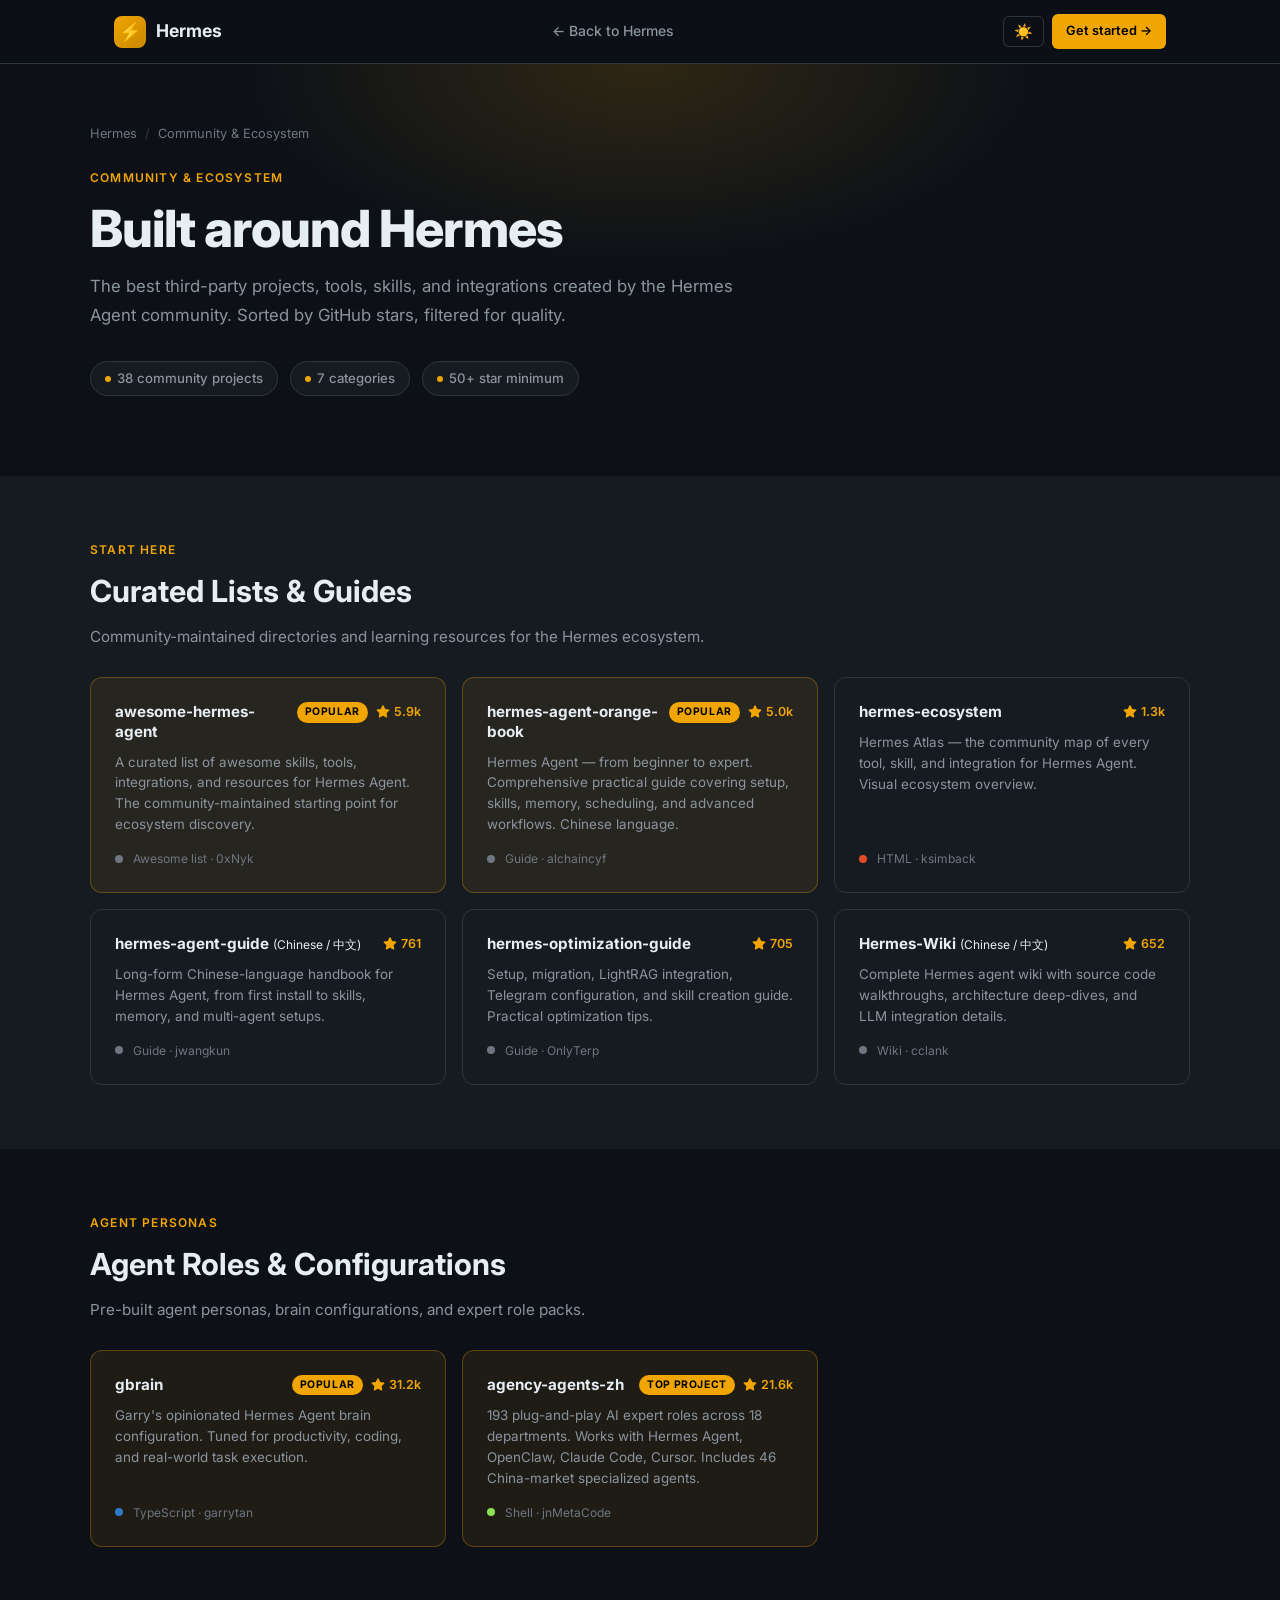
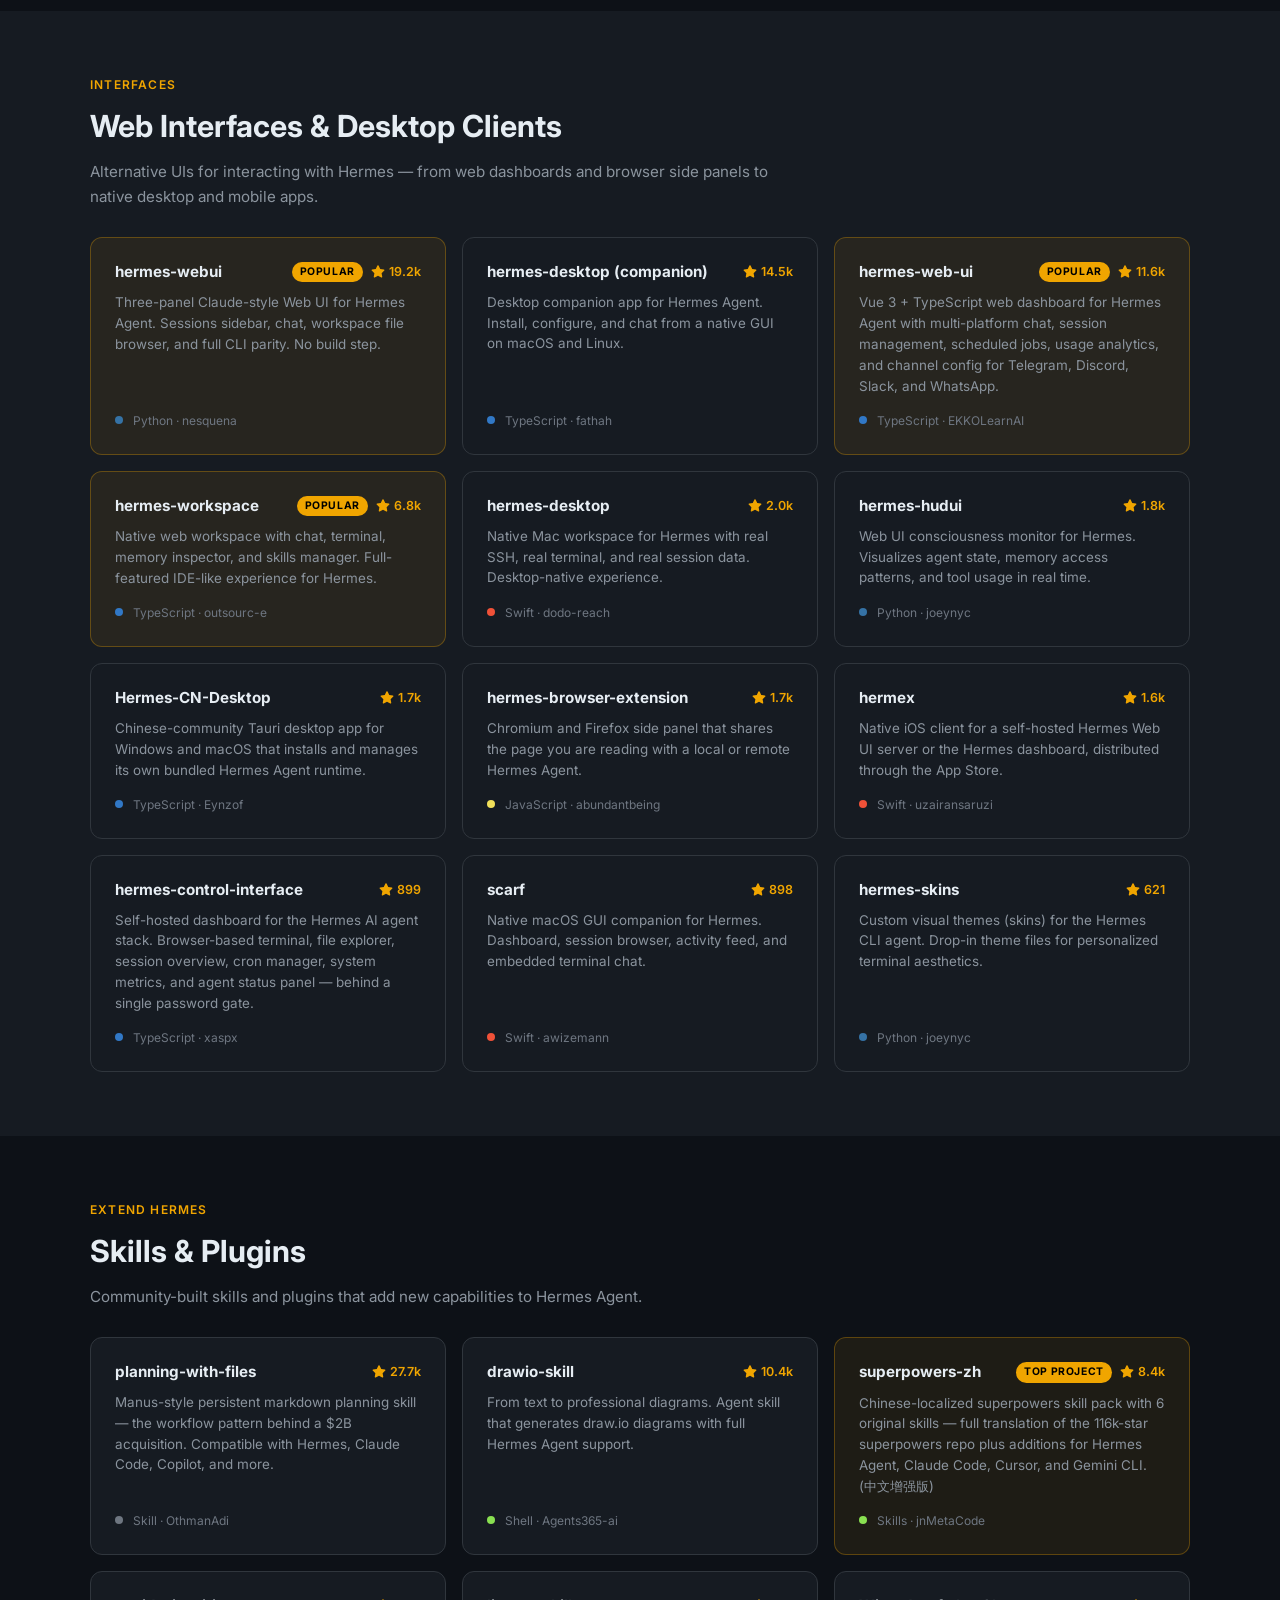
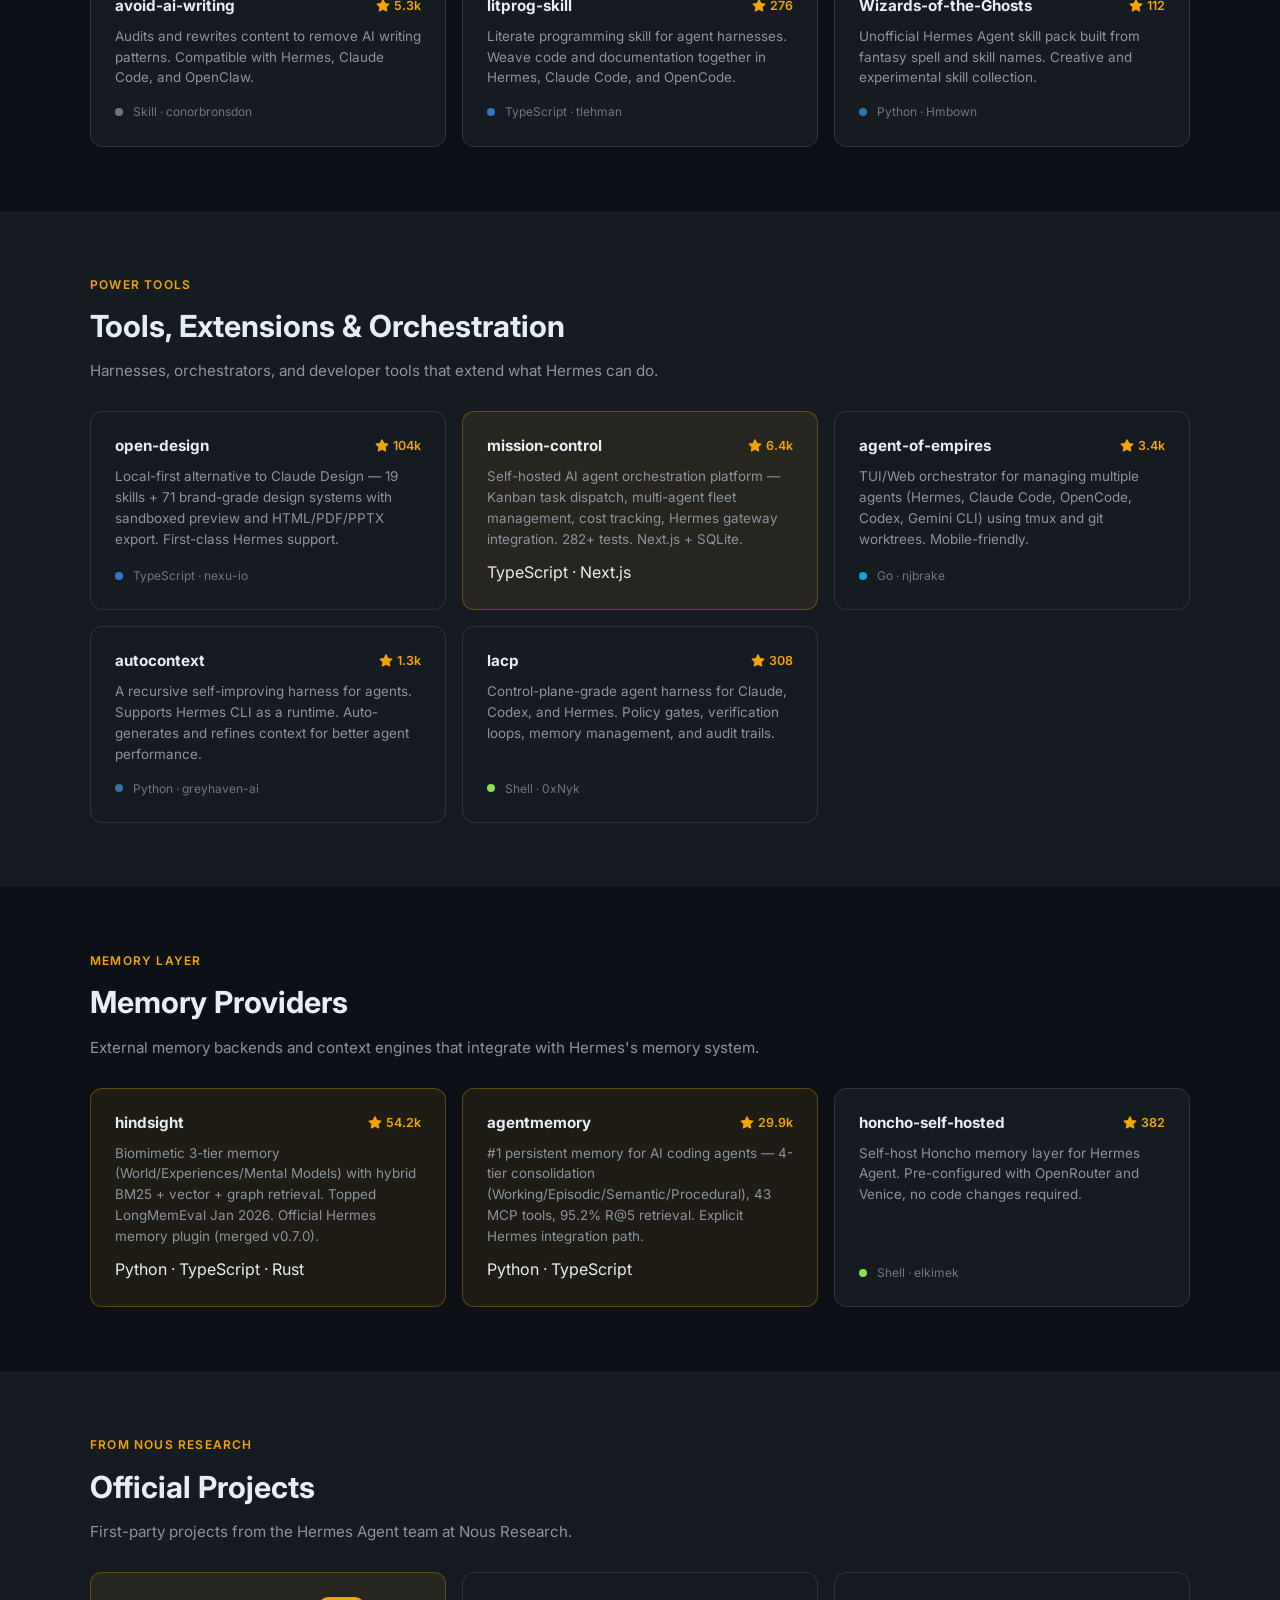
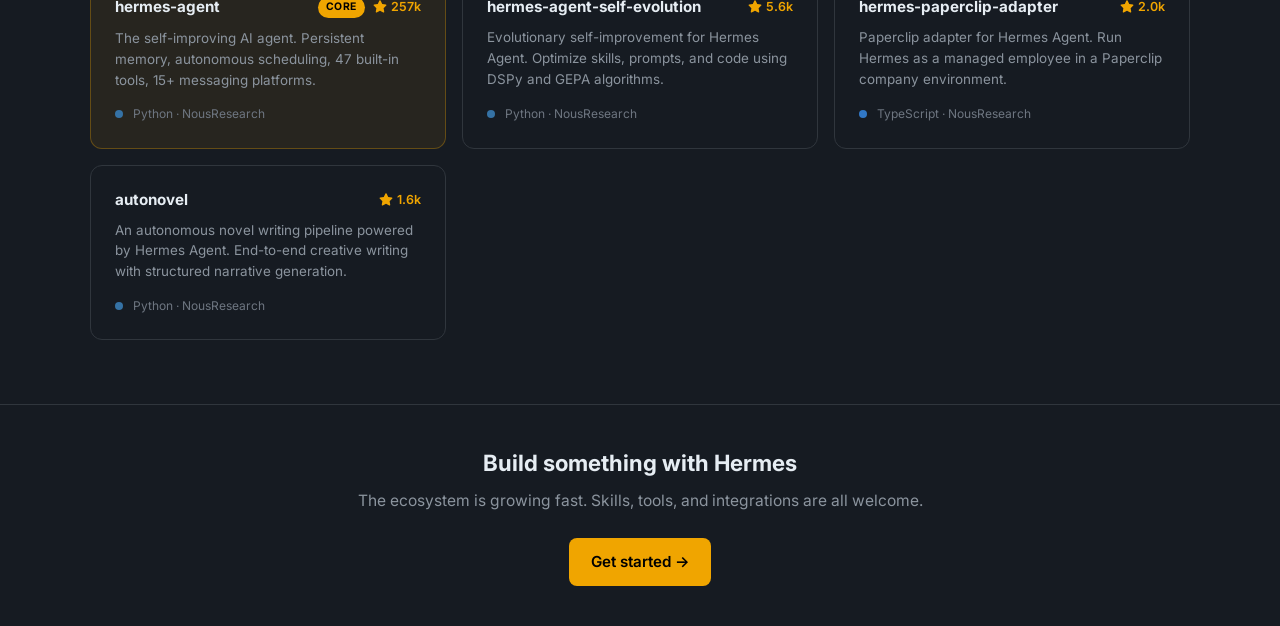
<file: community/index.html>
<!DOCTYPE html>
<html lang="en" data-theme="dark">
<head>
  <script>
    // Canonical URL: strip trailing index.html so links always show the clean path
    (function(){
      var p = window.location.pathname;
      if (p.endsWith('/index.html')) {
        var clean = p.slice(0, p.length - 'index.html'.length);
        window.history.replaceState(null, '', clean + window.location.search + window.location.hash);
      }
    })();
  </script>
  <meta charset="UTF-8" />
  <meta name="viewport" content="width=device-width, initial-scale=1.0" />
  <title>Hermes Ecosystem — Community Projects &amp; Tools</title>
  <meta name="description" content="The best third-party projects, tools, skills, and integrations built around Hermes Agent by the open-source community." />
  <meta property="og:title" content="Hermes Ecosystem — Community Projects & Tools" />
  <meta property="og:description" content="The best third-party projects, tools, skills, and integrations built around Hermes Agent." />
  <meta property="og:type" content="website" />
  <link rel="icon" type="image/svg+xml" href="/favicon.svg" />
  <link rel="icon" type="image/png" sizes="32x32" href="/favicon-32.png" />
  <link rel="icon" type="image/png" sizes="192x192" href="/favicon-192.png" />
  <link rel="shortcut icon" href="/favicon.ico" />
  <link rel="apple-touch-icon" sizes="512x512" href="/apple-touch-icon.png" />
  <link rel="preconnect" href="https://fonts.googleapis.com" />
  <link rel="preconnect" href="https://fonts.gstatic.com" crossorigin />
  <link href="https://fonts.googleapis.com/css2?family=Inter:wght@300;400;500;600;700;800&family=JetBrains+Mono:wght@400;500&display=swap" rel="stylesheet" />
  <style>
    :root {
      --bg-primary: #0d1117;
      --bg-secondary: #161b22;
      --bg-tertiary: #21262d;
      --bg-card: #161b22;
      --bg-card-hover: #1c2128;
      --border: #30363d;
      --border-hover: #484f58;
      --text-primary: #e6edf3;
      --text-secondary: #8b949e;
      --text-muted: #6e7681;
      --accent: #f0a500;
      --accent-dim: #c88800;
      --accent-glow: rgba(240,165,0,0.15);
      --accent-subtle: rgba(240,165,0,0.08);
      --green: #3fb950;
      --red: #f85149;
      --blue: #58a6ff;
      --purple: #bc8cff;
      --nav-height: 64px;
      --radius: 8px;
      --radius-lg: 12px;
      --shadow: 0 1px 3px rgba(0,0,0,0.4),0 4px 16px rgba(0,0,0,0.3);
    }
    [data-theme="light"] {
      --bg-primary: #ffffff;
      --bg-secondary: #f6f8fa;
      --bg-tertiary: #eaeef2;
      --bg-card: #ffffff;
      --bg-card-hover: #f6f8fa;
      --border: #d0d7de;
      --border-hover: #9198a1;
      --text-primary: #1f2328;
      --text-secondary: #656d76;
      --text-muted: #9198a1;
      --accent: #c07800;
      --accent-dim: #a06000;
      --accent-glow: rgba(192,120,0,0.12);
      --accent-subtle: rgba(192,120,0,0.06);
      --green: #1a7f37;
      --red: #cf222e;
      --blue: #0969da;
      --purple: #7c3aed;
      --shadow: 0 1px 3px rgba(0,0,0,0.1),0 4px 16px rgba(0,0,0,0.06);
    }
    *,*::before,*::after{box-sizing:border-box;margin:0;padding:0}
    html{scroll-behavior:smooth;font-size:16px;overflow-x:hidden}
    body{font-family:'Inter',-apple-system,BlinkMacSystemFont,'Segoe UI',sans-serif;background:var(--bg-primary);color:var(--text-primary);line-height:1.6;transition:background 0.2s,color 0.2s;-webkit-font-smoothing:antialiased}
    a{color:var(--accent);text-decoration:none;transition:color 0.15s}
    a:hover{color:var(--accent-dim)}
    ::-webkit-scrollbar{width:6px;height:6px}
    ::-webkit-scrollbar-track{background:var(--bg-secondary)}
    ::-webkit-scrollbar-thumb{background:var(--border);border-radius:3px}

    /* Nav */
    #nav{position:fixed;top:0;left:0;right:0;height:var(--nav-height);background:rgba(13,17,23,0.92);backdrop-filter:blur(12px);-webkit-backdrop-filter:blur(12px);border-bottom:1px solid var(--border);z-index:1000}
    [data-theme="light"] #nav{background:rgba(255,255,255,0.92)}
    .nav-inner{max-width:1100px;margin:0 auto;padding:0 24px;height:100%;display:flex;align-items:center;justify-content:space-between;gap:16px}
    .nav-logo{display:flex;align-items:center;gap:10px;font-weight:700;font-size:1.1rem;color:var(--text-primary);text-decoration:none;flex-shrink:0}
    .nav-logo-icon{width:32px;height:32px;background:linear-gradient(135deg,var(--accent),var(--accent-dim));border-radius:8px;display:flex;align-items:center;justify-content:center;font-size:18px;line-height:1}
    .nav-back{display:flex;align-items:center;gap:6px;color:var(--text-secondary);font-size:0.875rem;font-weight:500;padding:6px 12px;border-radius:6px;transition:color 0.15s,background 0.15s;text-decoration:none}
    .nav-back:hover{color:var(--text-primary);background:var(--bg-tertiary)}
    .btn-theme{background:none;border:1px solid var(--border);color:var(--text-secondary);cursor:pointer;padding:7px 10px;border-radius:6px;font-size:15px;line-height:1;transition:border-color 0.15s,color 0.15s,background 0.15s}
    .btn-theme:hover{border-color:var(--border-hover);color:var(--text-primary);background:var(--bg-tertiary)}
    .hamburger{display:none;flex-direction:column;gap:5px;cursor:pointer;padding:6px;border:1px solid var(--border);border-radius:6px;background:none;transition:border-color 0.15s;flex-shrink:0}
    .hamburger:hover{border-color:var(--border-hover)}
    .hamburger span{display:block;width:20px;height:2px;background:var(--text-secondary);border-radius:2px;transition:transform 0.2s,opacity 0.2s}
    .hamburger.open span:nth-child(1){transform:translateY(7px) rotate(45deg)}
    .hamburger.open span:nth-child(2){opacity:0}
    .hamburger.open span:nth-child(3){transform:translateY(-7px) rotate(-45deg)}
    #community-mobile-menu{display:none;position:fixed;top:var(--nav-height);left:0;right:0;background:var(--bg-secondary);border-bottom:1px solid var(--border);padding:16px 24px;z-index:999;flex-direction:column;gap:4px}
    #community-mobile-menu.open{display:flex}
    #community-mobile-menu a{color:var(--text-secondary);font-size:0.95rem;font-weight:500;padding:10px 12px;border-radius:6px;transition:color 0.15s,background 0.15s;text-decoration:none}
    #community-mobile-menu a:hover{color:var(--text-primary);background:var(--bg-tertiary)}
    .btn-cta{background:var(--accent);color:#000;font-size:0.8rem;font-weight:600;padding:7px 14px;border-radius:6px;border:none;cursor:pointer;text-decoration:none;display:inline-block;transition:background 0.15s,transform 0.1s;white-space:nowrap}
    .btn-cta:hover{background:var(--accent-dim);color:#000;transform:translateY(-1px)}

    /* Layout */
    main{padding-top:var(--nav-height)}
    .hero{padding:60px 24px 48px;background:var(--bg-primary);position:relative;overflow:hidden}
    .hero::before{content:'';position:absolute;top:-200px;left:50%;transform:translateX(-50%);width:800px;height:400px;background:radial-gradient(ellipse at center,var(--accent-glow) 0%,transparent 70%);pointer-events:none}
    .container{max-width:1100px;margin:0 auto;position:relative}
    .section{padding:64px 24px}
    .section-alt{background:var(--bg-secondary)}

    /* Breadcrumb */
    .breadcrumb{display:flex;align-items:center;gap:8px;font-size:0.8rem;color:var(--text-muted);margin-bottom:24px;flex-wrap:wrap}
    .breadcrumb a{color:var(--text-muted)}
    .breadcrumb a:hover{color:var(--accent)}
    .breadcrumb-sep{opacity:0.4}

    /* Hero content */
    .page-label{font-size:0.75rem;font-weight:600;letter-spacing:0.1em;text-transform:uppercase;color:var(--accent);margin-bottom:12px}
    .page-title{font-size:clamp(2rem,5vw,3.2rem);font-weight:800;line-height:1.1;letter-spacing:-0.02em;margin-bottom:16px}
    .page-sub{font-size:1.05rem;color:var(--text-secondary);max-width:680px;line-height:1.7;margin-bottom:32px}

    /* Stats bar */
    .stats-bar{display:flex;flex-wrap:wrap;gap:12px;margin-bottom:32px}
    .stat-pill{display:inline-flex;align-items:center;gap:6px;background:var(--bg-secondary);border:1px solid var(--border);color:var(--text-secondary);font-size:0.825rem;font-weight:500;padding:6px 14px;border-radius:100px}
    .stat-pill .dot{width:6px;height:6px;background:var(--accent);border-radius:50%;flex-shrink:0}

    /* Category sections */
    .cat-label{font-size:0.75rem;font-weight:600;letter-spacing:0.1em;text-transform:uppercase;color:var(--accent);margin-bottom:8px}
    .cat-title{font-size:clamp(1.4rem,3vw,1.9rem);font-weight:700;margin-bottom:8px;color:var(--text-primary)}
    .cat-desc{font-size:0.95rem;color:var(--text-secondary);max-width:680px;line-height:1.65;margin-bottom:28px}

    /* Project cards */
    .project-grid{display:grid;grid-template-columns:repeat(3,minmax(0,1fr));gap:16px;margin-bottom:0}
    .project-grid > *{min-width:0}
    .project-card{background:var(--bg-card);border:1px solid var(--border);border-radius:var(--radius-lg);padding:24px;display:flex;flex-direction:column;gap:10px;transition:border-color 0.2s,transform 0.15s,background 0.2s;text-decoration:none;color:inherit}
    .project-card:hover{border-color:var(--accent);transform:translateY(-3px);background:var(--bg-card-hover);color:inherit}
    .project-header{display:flex;align-items:flex-start;justify-content:space-between;gap:8px}
    .project-name{font-size:0.95rem;font-weight:700;color:var(--text-primary);line-height:1.3;word-break:break-word;min-width:0;flex:1}
    .project-stars{display:inline-flex;align-items:center;gap:4px;font-size:0.78rem;font-weight:600;color:var(--accent);white-space:nowrap;flex-shrink:0}
    .project-stars svg{width:14px;height:14px;fill:var(--accent)}
    .project-desc{font-size:0.84rem;color:var(--text-secondary);line-height:1.55;flex:1}
    .project-meta{display:flex;align-items:center;gap:10px;font-size:0.75rem;color:var(--text-muted);margin-top:auto;padding-top:4px}
    .lang-dot{width:8px;height:8px;border-radius:50%;flex-shrink:0}
    .lang-python{background:#3572A5}
    .lang-ts{background:#3178c6}
    .lang-js{background:#f1e05a}
    .lang-swift{background:#F05138}
    .lang-shell{background:#89e051}
    .lang-html{background:#e34c26}
    .lang-go{background:#00ADD8}
    .lang-rust{background:#dea584}
    .lang-makefile{background:#427819}
    .lang-docs{background:var(--text-muted)}

    /* Featured card (wider) */
    .project-card.featured{border-color:rgba(240,165,0,0.3);background:var(--accent-subtle)}
    .project-card.featured:hover{border-color:var(--accent)}
    .featured-badge{font-size:0.65rem;font-weight:700;letter-spacing:0.06em;text-transform:uppercase;background:var(--accent);color:#000;padding:2px 8px;border-radius:100px;flex-shrink:0}

    /* CTA footer */
    .cta-strip{background:var(--bg-secondary);border-top:1px solid var(--border);padding:40px 24px;text-align:center}
    .cta-strip h2{font-size:1.4rem;font-weight:700;margin-bottom:8px}
    .cta-strip p{color:var(--text-secondary);margin-bottom:24px;font-size:0.975rem}
    .cta-btns{display:flex;gap:12px;justify-content:center;flex-wrap:wrap}
    .btn-primary{display:inline-flex;align-items:center;gap:6px;background:var(--accent);color:#000;font-weight:600;font-size:0.95rem;padding:12px 22px;border-radius:8px;transition:background 0.15s,transform 0.1s}
    .btn-primary:hover{background:var(--accent-dim);color:#000;transform:translateY(-1px)}
    .btn-secondary{display:inline-flex;align-items:center;gap:6px;background:var(--bg-card);border:1px solid var(--border);color:var(--text-primary);font-weight:500;font-size:0.95rem;padding:12px 22px;border-radius:8px;transition:border-color 0.15s,background 0.15s}
    .btn-secondary:hover{border-color:var(--border-hover);background:var(--bg-card-hover);color:var(--text-primary)}

    /* Responsive */
    @media(max-width:900px){.project-grid{grid-template-columns:repeat(2,minmax(0,1fr))}}
    @media(max-width:640px){
      .project-grid{grid-template-columns:1fr}
      .nav-back{display:none}
      .btn-cta{display:none}
      .hamburger{display:flex}
      .nav-inner{gap:8px}
      .hero{padding:48px 16px 36px}
      .section{padding:48px 16px}
    }
  </style>
</head>
<body>

<nav id="nav">
  <div class="nav-inner">
    <a href="../index.html" class="nav-logo">
      <div class="nav-logo-icon">&#9889;</div>
      Hermes
    </a>
    <a href="../index.html#resources" class="nav-back"><span>&larr; Back to Hermes</span></a>
    <div style="display:flex;align-items:center;gap:8px;flex-shrink:0">
      <button class="btn-theme" id="theme-toggle" aria-label="Toggle theme">🌙</button>
      <a href="https://hermes-agent.nousresearch.com/docs/getting-started/installation" class="btn-cta" target="_blank" rel="noopener">Get started &rarr;</a>
    </div>
    <button class="hamburger" id="community-hamburger" aria-label="Open menu">
      <span></span><span></span><span></span>
    </button>
  </div>
</nav>

<div id="community-mobile-menu">
  <a href="../index.html">⚡ Hermes Home</a>
  <a href="../index.html#why">Why Hermes</a>
  <a href="../index.html#features">Features</a>
  <a href="../index.html#compare">Compare</a>
  <a href="../index.html#install">Install</a>
  <a href="../index.html#resources">Resources</a>
  <a href="../eli5/" style="color:var(--accent)">🧠 ELI5 — What is Hermes?</a>
  <a href="../models/" style="color:var(--accent)">🤖 Best Models 2026</a>
  <a href="../index.html#resources" style="color:var(--accent)">🌎 Community &amp; Ecosystem</a>
  <a href="https://hermes-agent.nousresearch.com/docs/getting-started/installation" target="_blank" rel="noopener" style="color:var(--accent);margin-top:4px">Get started →</a>
</div>

<main>
  <div class="hero">
    <div class="container">
      <nav class="breadcrumb" aria-label="Breadcrumb">
        <a href="../index.html">Hermes</a>
        <span class="breadcrumb-sep">/</span>
        <span>Community &amp; Ecosystem</span>
      </nav>

      <div class="page-label">Community &amp; Ecosystem</div>
      <h1 class="page-title">Built around Hermes</h1>
      <p class="page-sub">The best third-party projects, tools, skills, and integrations created by the Hermes Agent community. Sorted by GitHub stars, filtered for quality.</p>

      <div class="stats-bar">
        <span class="stat-pill"><span class="dot"></span>38 community projects</span>
        <span class="stat-pill"><span class="dot"></span>7 categories</span>
        <span class="stat-pill"><span class="dot"></span>50+ star minimum</span>
      </div>
    </div>
  </div>

  <!-- ===== CURATED LISTS & GUIDES ===== -->
  <div class="section section-alt">
    <div class="container">
      <p class="cat-label">Start here</p>
      <h2 class="cat-title">Curated Lists &amp; Guides</h2>
      <p class="cat-desc">Community-maintained directories and learning resources for the Hermes ecosystem.</p>
      <div class="project-grid">
        <a href="https://github.com/0xNyk/awesome-hermes-agent" target="_blank" rel="noopener" class="project-card featured">
          <div class="project-header">
            <div class="project-name">awesome-hermes-agent</div>
            <span class="featured-badge">Popular</span>
            <span class="project-stars"><svg viewBox="0 0 16 16"><path d="M8 .25a.75.75 0 0 1 .673.418l1.882 3.815 4.21.612a.75.75 0 0 1 .416 1.279l-3.046 2.97.719 4.192a.75.75 0 0 1-1.088.791L8 12.347l-3.766 1.98a.75.75 0 0 1-1.088-.79l.72-4.194L.818 6.374a.75.75 0 0 1 .416-1.28l4.21-.611L7.327.668A.75.75 0 0 1 8 .25z"/></svg>5.9k</span>
          </div>
          <div class="project-desc">A curated list of awesome skills, tools, integrations, and resources for Hermes Agent. The community-maintained starting point for ecosystem discovery.</div>
          <div class="project-meta"><span class="lang-dot lang-docs"></span> Awesome list &middot; 0xNyk</div>
        </a>
        <a href="https://github.com/alchaincyf/hermes-agent-orange-book" target="_blank" rel="noopener" class="project-card featured">
          <div class="project-header">
            <div class="project-name">hermes-agent-orange-book</div>
            <span class="featured-badge">Popular</span>
            <span class="project-stars"><svg viewBox="0 0 16 16"><path d="M8 .25a.75.75 0 0 1 .673.418l1.882 3.815 4.21.612a.75.75 0 0 1 .416 1.279l-3.046 2.97.719 4.192a.75.75 0 0 1-1.088.791L8 12.347l-3.766 1.98a.75.75 0 0 1-1.088-.79l.72-4.194L.818 6.374a.75.75 0 0 1 .416-1.28l4.21-.611L7.327.668A.75.75 0 0 1 8 .25z"/></svg>5.0k</span>
          </div>
          <div class="project-desc">Hermes Agent &mdash; from beginner to expert. Comprehensive practical guide covering setup, skills, memory, scheduling, and advanced workflows. Chinese language.</div>
          <div class="project-meta"><span class="lang-dot lang-docs"></span> Guide &middot; alchaincyf</div>
        </a>
        <a href="https://github.com/ksimback/hermes-ecosystem" target="_blank" rel="noopener" class="project-card">
          <div class="project-header">
            <div class="project-name">hermes-ecosystem</div>
            <span class="project-stars"><svg viewBox="0 0 16 16"><path d="M8 .25a.75.75 0 0 1 .673.418l1.882 3.815 4.21.612a.75.75 0 0 1 .416 1.279l-3.046 2.97.719 4.192a.75.75 0 0 1-1.088.791L8 12.347l-3.766 1.98a.75.75 0 0 1-1.088-.79l.72-4.194L.818 6.374a.75.75 0 0 1 .416-1.28l4.21-.611L7.327.668A.75.75 0 0 1 8 .25z"/></svg>1.3k</span>
          </div>
          <div class="project-desc">Hermes Atlas &mdash; the community map of every tool, skill, and integration for Hermes Agent. Visual ecosystem overview.</div>
          <div class="project-meta"><span class="lang-dot lang-html"></span> HTML &middot; ksimback</div>
        </a>
        <a href="https://github.com/jwangkun/hermes-agent-guide" target="_blank" rel="noopener" class="project-card">
          <div class="project-header">
            <div class="project-name">hermes-agent-guide <span style="font-weight: normal; font-size: 12px;">(Chinese / 中文)</span></div>
            <span class="project-stars"><svg viewBox="0 0 16 16"><path d="M8 .25a.75.75 0 0 1 .673.418l1.882 3.815 4.21.612a.75.75 0 0 1 .416 1.279l-3.046 2.97.719 4.192a.75.75 0 0 1-1.088.791L8 12.347l-3.766 1.98a.75.75 0 0 1-1.088-.79l.72-4.194L.818 6.374a.75.75 0 0 1 .416-1.28l4.21-.611L7.327.668A.75.75 0 0 1 8 .25z"/></svg>761</span>
          </div>
          <div class="project-desc">Long-form Chinese-language handbook for Hermes Agent, from first install to skills, memory, and multi-agent setups.</div>
          <div class="project-meta"><span class="lang-dot lang-docs"></span> Guide &middot; jwangkun</div>
        </a>
        <a href="https://github.com/OnlyTerp/hermes-optimization-guide" target="_blank" rel="noopener" class="project-card">
          <div class="project-header">
            <div class="project-name">hermes-optimization-guide</div>
            <span class="project-stars"><svg viewBox="0 0 16 16"><path d="M8 .25a.75.75 0 0 1 .673.418l1.882 3.815 4.21.612a.75.75 0 0 1 .416 1.279l-3.046 2.97.719 4.192a.75.75 0 0 1-1.088.791L8 12.347l-3.766 1.98a.75.75 0 0 1-1.088-.79l.72-4.194L.818 6.374a.75.75 0 0 1 .416-1.28l4.21-.611L7.327.668A.75.75 0 0 1 8 .25z"/></svg>705</span>
          </div>
          <div class="project-desc">Setup, migration, LightRAG integration, Telegram configuration, and skill creation guide. Practical optimization tips.</div>
          <div class="project-meta"><span class="lang-dot lang-docs"></span> Guide &middot; OnlyTerp</div>
        </a>
        <a href="https://github.com/cclank/Hermes-Wiki" target="_blank" rel="noopener" class="project-card">
          <div class="project-header">
            <div class="project-name">Hermes-Wiki <span style="font-weight: normal; font-size: 12px;">(Chinese / 中文)</span></div>
            <span class="project-stars"><svg viewBox="0 0 16 16"><path d="M8 .25a.75.75 0 0 1 .673.418l1.882 3.815 4.21.612a.75.75 0 0 1 .416 1.279l-3.046 2.97.719 4.192a.75.75 0 0 1-1.088.791L8 12.347l-3.766 1.98a.75.75 0 0 1-1.088-.79l.72-4.194L.818 6.374a.75.75 0 0 1 .416-1.28l4.21-.611L7.327.668A.75.75 0 0 1 8 .25z"/></svg>652</span>
          </div>
          <div class="project-desc">Complete Hermes agent wiki with source code walkthroughs, architecture deep-dives, and LLM integration details.</div>
          <div class="project-meta"><span class="lang-dot lang-docs"></span> Wiki &middot; cclank</div>
        </a>
      </div>
    </div>
  </div>

  <!-- ===== AGENT ROLES & CONFIGS ===== -->
  <div class="section">
    <div class="container">
      <p class="cat-label">Agent personas</p>
      <h2 class="cat-title">Agent Roles &amp; Configurations</h2>
      <p class="cat-desc">Pre-built agent personas, brain configurations, and expert role packs.</p>
      <div class="project-grid">
        <a href="https://github.com/garrytan/gbrain" target="_blank" rel="noopener" class="project-card featured">
          <div class="project-header">
            <div class="project-name">gbrain</div>
            <span class="featured-badge">Popular</span>
            <span class="project-stars"><svg viewBox="0 0 16 16"><path d="M8 .25a.75.75 0 0 1 .673.418l1.882 3.815 4.21.612a.75.75 0 0 1 .416 1.279l-3.046 2.97.719 4.192a.75.75 0 0 1-1.088.791L8 12.347l-3.766 1.98a.75.75 0 0 1-1.088-.79l.72-4.194L.818 6.374a.75.75 0 0 1 .416-1.28l4.21-.611L7.327.668A.75.75 0 0 1 8 .25z"/></svg>31.2k</span>
          </div>
          <div class="project-desc">Garry's opinionated Hermes Agent brain configuration. Tuned for productivity, coding, and real-world task execution.</div>
          <div class="project-meta"><span class="lang-dot lang-ts"></span> TypeScript &middot; garrytan</div>
        </a>
        <a href="https://github.com/jnMetaCode/agency-agents-zh" target="_blank" rel="noopener" class="project-card featured">
          <div class="project-header">
            <div class="project-name">agency-agents-zh</div>
            <span class="featured-badge">Top project</span>
            <span class="project-stars"><svg viewBox="0 0 16 16"><path d="M8 .25a.75.75 0 0 1 .673.418l1.882 3.815 4.21.612a.75.75 0 0 1 .416 1.279l-3.046 2.97.719 4.192a.75.75 0 0 1-1.088.791L8 12.347l-3.766 1.98a.75.75 0 0 1-1.088-.79l.72-4.194L.818 6.374a.75.75 0 0 1 .416-1.28l4.21-.611L7.327.668A.75.75 0 0 1 8 .25z"/></svg>21.6k</span>
          </div>
          <div class="project-desc">193 plug-and-play AI expert roles across 18 departments. Works with Hermes Agent, OpenClaw, Claude Code, Cursor. Includes 46 China-market specialized agents.</div>
          <div class="project-meta"><span class="lang-dot lang-shell"></span> Shell &middot; jnMetaCode</div>
        </a>
      </div>
    </div>
  </div>

  <!-- ===== WEB INTERFACES & DESKTOP ===== -->
  <div class="section section-alt">
    <div class="container">
      <p class="cat-label">Interfaces</p>
      <h2 class="cat-title">Web Interfaces &amp; Desktop Clients</h2>
      <p class="cat-desc">Alternative UIs for interacting with Hermes &mdash; from web dashboards and browser side panels to native desktop and mobile apps.</p>
      <div class="project-grid">
        <a href="https://github.com/nesquena/hermes-webui" target="_blank" rel="noopener" class="project-card featured">
          <div class="project-header">
            <div class="project-name">hermes-webui</div>
            <span class="featured-badge">Popular</span>
            <span class="project-stars"><svg viewBox="0 0 16 16"><path d="M8 .25a.75.75 0 0 1 .673.418l1.882 3.815 4.21.612a.75.75 0 0 1 .416 1.279l-3.046 2.97.719 4.192a.75.75 0 0 1-1.088.791L8 12.347l-3.766 1.98a.75.75 0 0 1-1.088-.79l.72-4.194L.818 6.374a.75.75 0 0 1 .416-1.28l4.21-.611L7.327.668A.75.75 0 0 1 8 .25z"/></svg>19.2k</span>
          </div>
          <div class="project-desc">Three-panel Claude-style Web UI for Hermes Agent. Sessions sidebar, chat, workspace file browser, and full CLI parity. No build step.</div>
          <div class="project-meta"><span class="lang-dot lang-python"></span> Python &middot; nesquena</div>
        </a>
        <a href="https://github.com/fathah/hermes-desktop" target="_blank" rel="noopener" class="project-card">
          <div class="project-header">
            <div class="project-name">hermes-desktop (companion)</div>
            <span class="project-stars"><svg viewBox="0 0 16 16"><path d="M8 .25a.75.75 0 0 1 .673.418l1.882 3.815 4.21.612a.75.75 0 0 1 .416 1.279l-3.046 2.97.719 4.192a.75.75 0 0 1-1.088.791L8 12.347l-3.766 1.98a.75.75 0 0 1-1.088-.79l.72-4.194L.818 6.374a.75.75 0 0 1 .416-1.28l4.21-.611L7.327.668A.75.75 0 0 1 8 .25z"/></svg>14.5k</span>
          </div>
          <div class="project-desc">Desktop companion app for Hermes Agent. Install, configure, and chat from a native GUI on macOS and Linux.</div>
          <div class="project-meta"><span class="lang-dot lang-ts"></span> TypeScript &middot; fathah</div>
        </a>
        <a href="https://github.com/EKKOLearnAI/hermes-web-ui" target="_blank" rel="noopener" class="project-card featured">
          <div class="project-header">
            <div class="project-name">hermes-web-ui</div>
            <span class="featured-badge">Popular</span>
            <span class="project-stars"><svg viewBox="0 0 16 16"><path d="M8 .25a.75.75 0 0 1 .673.418l1.882 3.815 4.21.612a.75.75 0 0 1 .416 1.279l-3.046 2.97.719 4.192a.75.75 0 0 1-1.088.791L8 12.347l-3.766 1.98a.75.75 0 0 1-1.088-.79l.72-4.194L.818 6.374a.75.75 0 0 1 .416-1.28l4.21-.611L7.327.668A.75.75 0 0 1 8 .25z"/></svg>11.6k</span>
          </div>
          <div class="project-desc">Vue 3 + TypeScript web dashboard for Hermes Agent with multi-platform chat, session management, scheduled jobs, usage analytics, and channel config for Telegram, Discord, Slack, and WhatsApp.</div>
          <div class="project-meta"><span class="lang-dot lang-ts"></span> TypeScript &middot; EKKOLearnAI</div>
        </a>
        <a href="https://github.com/outsourc-e/hermes-workspace" target="_blank" rel="noopener" class="project-card featured">
          <div class="project-header">
            <div class="project-name">hermes-workspace</div>
            <span class="featured-badge">Popular</span>
            <span class="project-stars"><svg viewBox="0 0 16 16"><path d="M8 .25a.75.75 0 0 1 .673.418l1.882 3.815 4.21.612a.75.75 0 0 1 .416 1.279l-3.046 2.97.719 4.192a.75.75 0 0 1-1.088.791L8 12.347l-3.766 1.98a.75.75 0 0 1-1.088-.79l.72-4.194L.818 6.374a.75.75 0 0 1 .416-1.28l4.21-.611L7.327.668A.75.75 0 0 1 8 .25z"/></svg>6.8k</span>
          </div>
          <div class="project-desc">Native web workspace with chat, terminal, memory inspector, and skills manager. Full-featured IDE-like experience for Hermes.</div>
          <div class="project-meta"><span class="lang-dot lang-ts"></span> TypeScript &middot; outsourc-e</div>
        </a>
        <a href="https://github.com/dodo-reach/hermes-desktop" target="_blank" rel="noopener" class="project-card">
          <div class="project-header">
            <div class="project-name">hermes-desktop</div>
            <span class="project-stars"><svg viewBox="0 0 16 16"><path d="M8 .25a.75.75 0 0 1 .673.418l1.882 3.815 4.21.612a.75.75 0 0 1 .416 1.279l-3.046 2.97.719 4.192a.75.75 0 0 1-1.088.791L8 12.347l-3.766 1.98a.75.75 0 0 1-1.088-.79l.72-4.194L.818 6.374a.75.75 0 0 1 .416-1.28l4.21-.611L7.327.668A.75.75 0 0 1 8 .25z"/></svg>2.0k</span>
          </div>
          <div class="project-desc">Native Mac workspace for Hermes with real SSH, real terminal, and real session data. Desktop-native experience.</div>
          <div class="project-meta"><span class="lang-dot lang-swift"></span> Swift &middot; dodo-reach</div>
        </a>
        <a href="https://github.com/joeynyc/hermes-hudui" target="_blank" rel="noopener" class="project-card">
          <div class="project-header">
            <div class="project-name">hermes-hudui</div>
            <span class="project-stars"><svg viewBox="0 0 16 16"><path d="M8 .25a.75.75 0 0 1 .673.418l1.882 3.815 4.21.612a.75.75 0 0 1 .416 1.279l-3.046 2.97.719 4.192a.75.75 0 0 1-1.088.791L8 12.347l-3.766 1.98a.75.75 0 0 1-1.088-.79l.72-4.194L.818 6.374a.75.75 0 0 1 .416-1.28l4.21-.611L7.327.668A.75.75 0 0 1 8 .25z"/></svg>1.8k</span>
          </div>
          <div class="project-desc">Web UI consciousness monitor for Hermes. Visualizes agent state, memory access patterns, and tool usage in real time.</div>
          <div class="project-meta"><span class="lang-dot lang-python"></span> Python &middot; joeynyc</div>
        </a>
        <a href="https://github.com/Eynzof/Hermes-CN-Desktop" target="_blank" rel="noopener" class="project-card">
          <div class="project-header">
            <div class="project-name">Hermes-CN-Desktop</div>
            <span class="project-stars"><svg viewBox="0 0 16 16"><path d="M8 .25a.75.75 0 0 1 .673.418l1.882 3.815 4.21.612a.75.75 0 0 1 .416 1.279l-3.046 2.97.719 4.192a.75.75 0 0 1-1.088.791L8 12.347l-3.766 1.98a.75.75 0 0 1-1.088-.79l.72-4.194L.818 6.374a.75.75 0 0 1 .416-1.28l4.21-.611L7.327.668A.75.75 0 0 1 8 .25z"/></svg>1.7k</span>
          </div>
          <div class="project-desc">Chinese-community Tauri desktop app for Windows and macOS that installs and manages its own bundled Hermes Agent runtime.</div>
          <div class="project-meta"><span class="lang-dot lang-ts"></span> TypeScript &middot; Eynzof</div>
        </a>
        <a href="https://github.com/abundantbeing/hermes-browser-extension" target="_blank" rel="noopener" class="project-card">
          <div class="project-header">
            <div class="project-name">hermes-browser-extension</div>
            <span class="project-stars"><svg viewBox="0 0 16 16"><path d="M8 .25a.75.75 0 0 1 .673.418l1.882 3.815 4.21.612a.75.75 0 0 1 .416 1.279l-3.046 2.97.719 4.192a.75.75 0 0 1-1.088.791L8 12.347l-3.766 1.98a.75.75 0 0 1-1.088-.79l.72-4.194L.818 6.374a.75.75 0 0 1 .416-1.28l4.21-.611L7.327.668A.75.75 0 0 1 8 .25z"/></svg>1.7k</span>
          </div>
          <div class="project-desc">Chromium and Firefox side panel that shares the page you are reading with a local or remote Hermes Agent.</div>
          <div class="project-meta"><span class="lang-dot lang-js"></span> JavaScript &middot; abundantbeing</div>
        </a>
        <a href="https://github.com/uzairansaruzi/hermex" target="_blank" rel="noopener" class="project-card">
          <div class="project-header">
            <div class="project-name">hermex</div>
            <span class="project-stars"><svg viewBox="0 0 16 16"><path d="M8 .25a.75.75 0 0 1 .673.418l1.882 3.815 4.21.612a.75.75 0 0 1 .416 1.279l-3.046 2.97.719 4.192a.75.75 0 0 1-1.088.791L8 12.347l-3.766 1.98a.75.75 0 0 1-1.088-.79l.72-4.194L.818 6.374a.75.75 0 0 1 .416-1.28l4.21-.611L7.327.668A.75.75 0 0 1 8 .25z"/></svg>1.6k</span>
          </div>
          <div class="project-desc">Native iOS client for a self-hosted Hermes Web UI server or the Hermes dashboard, distributed through the App Store.</div>
          <div class="project-meta"><span class="lang-dot lang-swift"></span> Swift &middot; uzairansaruzi</div>
        </a>
        <a href="https://github.com/xaspx/hermes-control-interface" target="_blank" rel="noopener" class="project-card">
          <div class="project-header">
            <div class="project-name">hermes-control-interface</div>
            <span class="project-stars"><svg viewBox="0 0 16 16"><path d="M8 .25a.75.75 0 0 1 .673.418l1.882 3.815 4.21.612a.75.75 0 0 1 .416 1.279l-3.046 2.97.719 4.192a.75.75 0 0 1-1.088.791L8 12.347l-3.766 1.98a.75.75 0 0 1-1.088-.79l.72-4.194L.818 6.374a.75.75 0 0 1 .416-1.28l4.21-.611L7.327.668A.75.75 0 0 1 8 .25z"/></svg>899</span>
          </div>
          <div class="project-desc">Self-hosted dashboard for the Hermes AI agent stack. Browser-based terminal, file explorer, session overview, cron manager, system metrics, and agent status panel — behind a single password gate.</div>
          <div class="project-meta"><span class="lang-dot lang-ts"></span> TypeScript &middot; xaspx</div>
        </a>
        <a href="https://github.com/awizemann/scarf" target="_blank" rel="noopener" class="project-card">
          <div class="project-header">
            <div class="project-name">scarf</div>
            <span class="project-stars"><svg viewBox="0 0 16 16"><path d="M8 .25a.75.75 0 0 1 .673.418l1.882 3.815 4.21.612a.75.75 0 0 1 .416 1.279l-3.046 2.97.719 4.192a.75.75 0 0 1-1.088.791L8 12.347l-3.766 1.98a.75.75 0 0 1-1.088-.79l.72-4.194L.818 6.374a.75.75 0 0 1 .416-1.28l4.21-.611L7.327.668A.75.75 0 0 1 8 .25z"/></svg>898</span>
          </div>
          <div class="project-desc">Native macOS GUI companion for Hermes. Dashboard, session browser, activity feed, and embedded terminal chat.</div>
          <div class="project-meta"><span class="lang-dot lang-swift"></span> Swift &middot; awizemann</div>
        </a>
        <a href="https://github.com/joeynyc/hermes-skins" target="_blank" rel="noopener" class="project-card">
          <div class="project-header">
            <div class="project-name">hermes-skins</div>
            <span class="project-stars"><svg viewBox="0 0 16 16"><path d="M8 .25a.75.75 0 0 1 .673.418l1.882 3.815 4.21.612a.75.75 0 0 1 .416 1.279l-3.046 2.97.719 4.192a.75.75 0 0 1-1.088.791L8 12.347l-3.766 1.98a.75.75 0 0 1-1.088-.79l.72-4.194L.818 6.374a.75.75 0 0 1 .416-1.28l4.21-.611L7.327.668A.75.75 0 0 1 8 .25z"/></svg>621</span>
          </div>
          <div class="project-desc">Custom visual themes (skins) for the Hermes CLI agent. Drop-in theme files for personalized terminal aesthetics.</div>
          <div class="project-meta"><span class="lang-dot lang-python"></span> Python &middot; joeynyc</div>
        </a>
      </div>
    </div>
  </div>

  <!-- ===== SKILLS & PLUGINS ===== -->
  <div class="section">
    <div class="container">
      <p class="cat-label">Extend Hermes</p>
      <h2 class="cat-title">Skills &amp; Plugins</h2>
      <p class="cat-desc">Community-built skills and plugins that add new capabilities to Hermes Agent.</p>
      <div class="project-grid">
        <a href="https://github.com/OthmanAdi/planning-with-files" target="_blank" rel="noopener" class="project-card">
          <div class="project-header">
            <div class="project-name">planning-with-files</div>
            <span class="project-stars"><svg viewBox="0 0 16 16"><path d="M8 .25a.75.75 0 0 1 .673.418l1.882 3.815 4.21.612a.75.75 0 0 1 .416 1.279l-3.046 2.97.719 4.192a.75.75 0 0 1-1.088.791L8 12.347l-3.766 1.98a.75.75 0 0 1-1.088-.79l.72-4.194L.818 6.374a.75.75 0 0 1 .416-1.28l4.21-.611L7.327.668A.75.75 0 0 1 8 .25z"/></svg>27.7k</span>
          </div>
          <div class="project-desc">Manus-style persistent markdown planning skill — the workflow pattern behind a $2B acquisition. Compatible with Hermes, Claude Code, Copilot, and more.</div>
          <div class="project-meta"><span class="lang-dot lang-docs"></span> Skill &middot; OthmanAdi</div>
        </a>
        <a href="https://github.com/Agents365-ai/drawio-skill" target="_blank" rel="noopener" class="project-card">
          <div class="project-header">
            <div class="project-name">drawio-skill</div>
            <span class="project-stars"><svg viewBox="0 0 16 16"><path d="M8 .25a.75.75 0 0 1 .673.418l1.882 3.815 4.21.612a.75.75 0 0 1 .416 1.279l-3.046 2.97.719 4.192a.75.75 0 0 1-1.088.791L8 12.347l-3.766 1.98a.75.75 0 0 1-1.088-.79l.72-4.194L.818 6.374a.75.75 0 0 1 .416-1.28l4.21-.611L7.327.668A.75.75 0 0 1 8 .25z"/></svg>10.4k</span>
          </div>
          <div class="project-desc">From text to professional diagrams. Agent skill that generates draw.io diagrams with full Hermes Agent support.</div>
          <div class="project-meta"><span class="lang-dot lang-shell"></span> Shell &middot; Agents365-ai</div>
        </a>
        <a href="https://github.com/jnMetaCode/superpowers-zh" target="_blank" rel="noopener" class="project-card featured">
          <div class="project-header">
            <div class="project-name">superpowers-zh</div>
            <span class="featured-badge">Top project</span>
            <span class="project-stars"><svg viewBox="0 0 16 16"><path d="M8 .25a.75.75 0 0 1 .673.418l1.882 3.815 4.21.612a.75.75 0 0 1 .416 1.279l-3.046 2.97.719 4.192a.75.75 0 0 1-1.088.791L8 12.347l-3.766 1.98a.75.75 0 0 1-1.088-.79l.72-4.194L.818 6.374a.75.75 0 0 1 .416-1.28l4.21-.611L7.327.668A.75.75 0 0 1 8 .25z"/></svg>8.4k</span>
          </div>
          <div class="project-desc">Chinese-localized superpowers skill pack with 6 original skills — full translation of the 116k-star superpowers repo plus additions for Hermes Agent, Claude Code, Cursor, and Gemini CLI. (中文增强版)</div>
          <div class="project-meta"><span class="lang-dot lang-shell"></span> Skills &middot; jnMetaCode</div>
        </a>
        <a href="https://github.com/conorbronsdon/avoid-ai-writing" target="_blank" rel="noopener" class="project-card">
          <div class="project-header">
            <div class="project-name">avoid-ai-writing</div>
            <span class="project-stars"><svg viewBox="0 0 16 16"><path d="M8 .25a.75.75 0 0 1 .673.418l1.882 3.815 4.21.612a.75.75 0 0 1 .416 1.279l-3.046 2.97.719 4.192a.75.75 0 0 1-1.088.791L8 12.347l-3.766 1.98a.75.75 0 0 1-1.088-.79l.72-4.194L.818 6.374a.75.75 0 0 1 .416-1.28l4.21-.611L7.327.668A.75.75 0 0 1 8 .25z"/></svg>5.3k</span>
          </div>
          <div class="project-desc">Audits and rewrites content to remove AI writing patterns. Compatible with Hermes, Claude Code, and OpenClaw.</div>
          <div class="project-meta"><span class="lang-dot lang-docs"></span> Skill &middot; conorbronsdon</div>
        </a>
        <a href="https://github.com/tlehman/litprog-skill" target="_blank" rel="noopener" class="project-card">
          <div class="project-header">
            <div class="project-name">litprog-skill</div>
            <span class="project-stars"><svg viewBox="0 0 16 16"><path d="M8 .25a.75.75 0 0 1 .673.418l1.882 3.815 4.21.612a.75.75 0 0 1 .416 1.279l-3.046 2.97.719 4.192a.75.75 0 0 1-1.088.791L8 12.347l-3.766 1.98a.75.75 0 0 1-1.088-.79l.72-4.194L.818 6.374a.75.75 0 0 1 .416-1.28l4.21-.611L7.327.668A.75.75 0 0 1 8 .25z"/></svg>276</span>
          </div>
          <div class="project-desc">Literate programming skill for agent harnesses. Weave code and documentation together in Hermes, Claude Code, and OpenCode.</div>
          <div class="project-meta"><span class="lang-dot lang-ts"></span> TypeScript &middot; tlehman</div>
        </a>
        <a href="https://github.com/Hmbown/Wizards-of-the-Ghosts" target="_blank" rel="noopener" class="project-card">
          <div class="project-header">
            <div class="project-name">Wizards-of-the-Ghosts</div>
            <span class="project-stars"><svg viewBox="0 0 16 16"><path d="M8 .25a.75.75 0 0 1 .673.418l1.882 3.815 4.21.612a.75.75 0 0 1 .416 1.279l-3.046 2.97.719 4.192a.75.75 0 0 1-1.088.791L8 12.347l-3.766 1.98a.75.75 0 0 1-1.088-.79l.72-4.194L.818 6.374a.75.75 0 0 1 .416-1.28l4.21-.611L7.327.668A.75.75 0 0 1 8 .25z"/></svg>112</span>
          </div>
          <div class="project-desc">Unofficial Hermes Agent skill pack built from fantasy spell and skill names. Creative and experimental skill collection.</div>
          <div class="project-meta"><span class="lang-dot lang-python"></span> Python &middot; Hmbown</div>
        </a>
      </div>
    </div>
  </div>

  <!-- ===== TOOLS & EXTENSIONS ===== -->
  <div class="section section-alt">
    <div class="container">
      <p class="cat-label">Power tools</p>
      <h2 class="cat-title">Tools, Extensions &amp; Orchestration</h2>
      <p class="cat-desc">Harnesses, orchestrators, and developer tools that extend what Hermes can do.</p>
      <div class="project-grid">
        <a href="https://github.com/nexu-io/open-design" target="_blank" rel="noopener" class="project-card">
          <div class="project-header">
            <div class="project-name">open-design</div>
            <span class="project-stars"><svg viewBox="0 0 16 16"><path d="M8 .25a.75.75 0 0 1 .673.418l1.882 3.815 4.21.612a.75.75 0 0 1 .416 1.279l-3.046 2.97.719 4.192a.75.75 0 0 1-1.088.791L8 12.347l-3.766 1.98a.75.75 0 0 1-1.088-.79l.72-4.194L.818 6.374a.75.75 0 0 1 .416-1.28l4.21-.611L7.327.668A.75.75 0 0 1 8 .25z"/></svg>104k</span>
          </div>
          <div class="project-desc">Local-first alternative to Claude Design — 19 skills + 71 brand-grade design systems with sandboxed preview and HTML/PDF/PPTX export. First-class Hermes support.</div>
          <div class="project-meta"><span class="lang-dot lang-ts"></span> TypeScript &middot; nexu-io</div>
        </a>
        <a href="https://github.com/builderz-labs/mission-control" target="_blank" rel="noopener" class="project-card featured">
          <div class="project-header">
            <div class="project-name">mission-control</div>
            <span class="project-stars"><svg viewBox="0 0 16 16"><path d="M8 .25a.75.75 0 0 1 .673.418l1.882 3.815 4.21.612a.75.75 0 0 1 .416 1.279l-3.046 2.97.719 4.192a.75.75 0 0 1-1.088.791L8 12.347l-3.766 1.98a.75.75 0 0 1-1.088-.79l.72-4.194L.818 6.374a.75.75 0 0 1 .416-1.28l4.21-.611L7.327.668A.75.75 0 0 1 8 .25z"/></svg>6.4k</span>
          </div>
          <div class="project-desc">Self-hosted AI agent orchestration platform — Kanban task dispatch, multi-agent fleet management, cost tracking, Hermes gateway integration. 282+ tests. Next.js + SQLite.</div>
          <div class="project-lang">TypeScript · Next.js</div>
        </a>
        <a href="https://github.com/njbrake/agent-of-empires" target="_blank" rel="noopener" class="project-card">
          <div class="project-header">
            <div class="project-name">agent-of-empires</div>
            <span class="project-stars"><svg viewBox="0 0 16 16"><path d="M8 .25a.75.75 0 0 1 .673.418l1.882 3.815 4.21.612a.75.75 0 0 1 .416 1.279l-3.046 2.97.719 4.192a.75.75 0 0 1-1.088.791L8 12.347l-3.766 1.98a.75.75 0 0 1-1.088-.79l.72-4.194L.818 6.374a.75.75 0 0 1 .416-1.28l4.21-.611L7.327.668A.75.75 0 0 1 8 .25z"/></svg>3.4k</span>
          </div>
          <div class="project-desc">TUI/Web orchestrator for managing multiple agents (Hermes, Claude Code, OpenCode, Codex, Gemini CLI) using tmux and git worktrees. Mobile-friendly.</div>
          <div class="project-meta"><span class="lang-dot lang-go"></span> Go &middot; njbrake</div>
        </a>
        <a href="https://github.com/greyhaven-ai/autocontext" target="_blank" rel="noopener" class="project-card">
          <div class="project-header">
            <div class="project-name">autocontext</div>
            <span class="project-stars"><svg viewBox="0 0 16 16"><path d="M8 .25a.75.75 0 0 1 .673.418l1.882 3.815 4.21.612a.75.75 0 0 1 .416 1.279l-3.046 2.97.719 4.192a.75.75 0 0 1-1.088.791L8 12.347l-3.766 1.98a.75.75 0 0 1-1.088-.79l.72-4.194L.818 6.374a.75.75 0 0 1 .416-1.28l4.21-.611L7.327.668A.75.75 0 0 1 8 .25z"/></svg>1.3k</span>
          </div>
          <div class="project-desc">A recursive self-improving harness for agents. Supports Hermes CLI as a runtime. Auto-generates and refines context for better agent performance.</div>
          <div class="project-meta"><span class="lang-dot lang-python"></span> Python &middot; greyhaven-ai</div>
        </a>
        <a href="https://github.com/0xNyk/lacp" target="_blank" rel="noopener" class="project-card">
          <div class="project-header">
            <div class="project-name">lacp</div>
            <span class="project-stars"><svg viewBox="0 0 16 16"><path d="M8 .25a.75.75 0 0 1 .673.418l1.882 3.815 4.21.612a.75.75 0 0 1 .416 1.279l-3.046 2.97.719 4.192a.75.75 0 0 1-1.088.791L8 12.347l-3.766 1.98a.75.75 0 0 1-1.088-.79l.72-4.194L.818 6.374a.75.75 0 0 1 .416-1.28l4.21-.611L7.327.668A.75.75 0 0 1 8 .25z"/></svg>308</span>
          </div>
          <div class="project-desc">Control-plane-grade agent harness for Claude, Codex, and Hermes. Policy gates, verification loops, memory management, and audit trails.</div>
          <div class="project-meta"><span class="lang-dot lang-shell"></span> Shell &middot; 0xNyk</div>
        </a>
      </div>
    </div>
  </div>

  <!-- ===== MEMORY PROVIDERS ===== -->
  <div class="section">
    <div class="container">
      <p class="cat-label">Memory layer</p>
      <h2 class="cat-title">Memory Providers</h2>
      <p class="cat-desc">External memory backends and context engines that integrate with Hermes's memory system.</p>
      <div class="project-grid">
        <a href="https://github.com/vectorize-io/hindsight" target="_blank" rel="noopener" class="project-card featured">
          <div class="project-header">
            <div class="project-name">hindsight</div>
            <span class="project-stars"><svg viewBox="0 0 16 16"><path d="M8 .25a.75.75 0 0 1 .673.418l1.882 3.815 4.21.612a.75.75 0 0 1 .416 1.279l-3.046 2.97.719 4.192a.75.75 0 0 1-1.088.791L8 12.347l-3.766 1.98a.75.75 0 0 1-1.088-.79l.72-4.194L.818 6.374a.75.75 0 0 1 .416-1.28l4.21-.611L7.327.668A.75.75 0 0 1 8 .25z"/></svg>54.2k</span>
          </div>
          <div class="project-desc">Biomimetic 3-tier memory (World/Experiences/Mental Models) with hybrid BM25 + vector + graph retrieval. Topped LongMemEval Jan 2026. Official Hermes memory plugin (merged v0.7.0).</div>
          <div class="project-lang">Python · TypeScript · Rust</div>
        </a>
        <a href="https://github.com/rohitg00/agentmemory" target="_blank" rel="noopener" class="project-card featured">
          <div class="project-header">
            <div class="project-name">agentmemory</div>
            <span class="project-stars"><svg viewBox="0 0 16 16"><path d="M8 .25a.75.75 0 0 1 .673.418l1.882 3.815 4.21.612a.75.75 0 0 1 .416 1.279l-3.046 2.97.719 4.192a.75.75 0 0 1-1.088.791L8 12.347l-3.766 1.98a.75.75 0 0 1-1.088-.79l.72-4.194L.818 6.374a.75.75 0 0 1 .416-1.28l4.21-.611L7.327.668A.75.75 0 0 1 8 .25z"/></svg>29.9k</span>
          </div>
          <div class="project-desc">#1 persistent memory for AI coding agents — 4-tier consolidation (Working/Episodic/Semantic/Procedural), 43 MCP tools, 95.2% R@5 retrieval. Explicit Hermes integration path.</div>
          <div class="project-lang">Python · TypeScript</div>
        </a>
        <a href="https://github.com/elkimek/honcho-self-hosted" target="_blank" rel="noopener" class="project-card">
          <div class="project-header">
            <div class="project-name">honcho-self-hosted</div>
            <span class="project-stars"><svg viewBox="0 0 16 16"><path d="M8 .25a.75.75 0 0 1 .673.418l1.882 3.815 4.21.612a.75.75 0 0 1 .416 1.279l-3.046 2.97.719 4.192a.75.75 0 0 1-1.088.791L8 12.347l-3.766 1.98a.75.75 0 0 1-1.088-.79l.72-4.194L.818 6.374a.75.75 0 0 1 .416-1.28l4.21-.611L7.327.668A.75.75 0 0 1 8 .25z"/></svg>382</span>
          </div>
          <div class="project-desc">Self-host Honcho memory layer for Hermes Agent. Pre-configured with OpenRouter and Venice, no code changes required.</div>
          <div class="project-meta"><span class="lang-dot lang-shell"></span> Shell &middot; elkimek</div>
        </a>
      </div>
    </div>
  </div>

  <!-- ===== OFFICIAL NOUS RESEARCH ===== -->
  <div class="section section-alt">
    <div class="container">
      <p class="cat-label">From Nous Research</p>
      <h2 class="cat-title">Official Projects</h2>
      <p class="cat-desc">First-party projects from the Hermes Agent team at Nous Research.</p>
      <div class="project-grid">
        <a href="https://github.com/NousResearch/hermes-agent" target="_blank" rel="noopener" class="project-card featured">
          <div class="project-header">
            <div class="project-name">hermes-agent</div>
            <span class="featured-badge">Core</span>
            <span class="project-stars"><svg viewBox="0 0 16 16"><path d="M8 .25a.75.75 0 0 1 .673.418l1.882 3.815 4.21.612a.75.75 0 0 1 .416 1.279l-3.046 2.97.719 4.192a.75.75 0 0 1-1.088.791L8 12.347l-3.766 1.98a.75.75 0 0 1-1.088-.79l.72-4.194L.818 6.374a.75.75 0 0 1 .416-1.28l4.21-.611L7.327.668A.75.75 0 0 1 8 .25z"/></svg>257k</span>
          </div>
          <div class="project-desc">The self-improving AI agent. Persistent memory, autonomous scheduling, 47 built-in tools, 15+ messaging platforms.</div>
          <div class="project-meta"><span class="lang-dot lang-python"></span> Python &middot; NousResearch</div>
        </a>
        <a href="https://github.com/NousResearch/hermes-agent-self-evolution" target="_blank" rel="noopener" class="project-card">
          <div class="project-header">
            <div class="project-name">hermes-agent-self-evolution</div>
            <span class="project-stars"><svg viewBox="0 0 16 16"><path d="M8 .25a.75.75 0 0 1 .673.418l1.882 3.815 4.21.612a.75.75 0 0 1 .416 1.279l-3.046 2.97.719 4.192a.75.75 0 0 1-1.088.791L8 12.347l-3.766 1.98a.75.75 0 0 1-1.088-.79l.72-4.194L.818 6.374a.75.75 0 0 1 .416-1.28l4.21-.611L7.327.668A.75.75 0 0 1 8 .25z"/></svg>5.6k</span>
          </div>
          <div class="project-desc">Evolutionary self-improvement for Hermes Agent. Optimize skills, prompts, and code using DSPy and GEPA algorithms.</div>
          <div class="project-meta"><span class="lang-dot lang-python"></span> Python &middot; NousResearch</div>
        </a>
        <a href="https://github.com/NousResearch/hermes-paperclip-adapter" target="_blank" rel="noopener" class="project-card">
          <div class="project-header">
            <div class="project-name">hermes-paperclip-adapter</div>
            <span class="project-stars"><svg viewBox="0 0 16 16"><path d="M8 .25a.75.75 0 0 1 .673.418l1.882 3.815 4.21.612a.75.75 0 0 1 .416 1.279l-3.046 2.97.719 4.192a.75.75 0 0 1-1.088.791L8 12.347l-3.766 1.98a.75.75 0 0 1-1.088-.79l.72-4.194L.818 6.374a.75.75 0 0 1 .416-1.28l4.21-.611L7.327.668A.75.75 0 0 1 8 .25z"/></svg>2.0k</span>
          </div>
          <div class="project-desc">Paperclip adapter for Hermes Agent. Run Hermes as a managed employee in a Paperclip company environment.</div>
          <div class="project-meta"><span class="lang-dot lang-ts"></span> TypeScript &middot; NousResearch</div>
        </a>
        <a href="https://github.com/NousResearch/autonovel" target="_blank" rel="noopener" class="project-card">
          <div class="project-header">
            <div class="project-name">autonovel</div>
            <span class="project-stars"><svg viewBox="0 0 16 16"><path d="M8 .25a.75.75 0 0 1 .673.418l1.882 3.815 4.21.612a.75.75 0 0 1 .416 1.279l-3.046 2.97.719 4.192a.75.75 0 0 1-1.088.791L8 12.347l-3.766 1.98a.75.75 0 0 1-1.088-.79l.72-4.194L.818 6.374a.75.75 0 0 1 .416-1.28l4.21-.611L7.327.668A.75.75 0 0 1 8 .25z"/></svg>1.6k</span>
          </div>
          <div class="project-desc">An autonomous novel writing pipeline powered by Hermes Agent. End-to-end creative writing with structured narrative generation.</div>
          <div class="project-meta"><span class="lang-dot lang-python"></span> Python &middot; NousResearch</div>
        </a>
      </div>
    </div>
  </div>

</main>

<!-- CTA -->
<div class="cta-strip">
  <div class="container">
    <h2>Build something with Hermes</h2>
    <p>The ecosystem is growing fast. Skills, tools, and integrations are all welcome.</p>
    <div class="cta-btns">
      <a href="https://hermes-agent.nousresearch.com/docs/getting-started/installation" target="_blank" rel="noopener" class="btn-primary">Get started &rarr;</a>
</div>
  </div>
</div>

<script>
  var themeToggle = document.getElementById('theme-toggle');
  var html = document.documentElement;
  function setTheme(t){
    html.setAttribute('data-theme',t);
    localStorage.setItem('theme',t);
    themeToggle.textContent = t==='light' ? '🌙' : '☀️';
  }
  var saved=localStorage.getItem('theme');
  if(saved){setTheme(saved)}else{setTheme('dark')}
  themeToggle.addEventListener('click',function(){
    setTheme(html.getAttribute('data-theme')==='dark'?'light':'dark');
  });

  // Hamburger menu
  var chamburguer = document.getElementById('community-hamburger');
  var cmobileMenu = document.getElementById('community-mobile-menu');
  if(chamburguer && cmobileMenu){
    chamburguer.addEventListener('click', function(){
      var isOpen = cmobileMenu.classList.toggle('open');
      chamburguer.classList.toggle('open', isOpen);
      chamburguer.setAttribute('aria-expanded', isOpen);
    });
    document.addEventListener('click', function(e){
      if(!chamburguer.contains(e.target) && !cmobileMenu.contains(e.target)){
        cmobileMenu.classList.remove('open');
        chamburguer.classList.remove('open');
        chamburguer.setAttribute('aria-expanded', 'false');
      }
    });
  }
</script>

</body>
</html>
</file>
